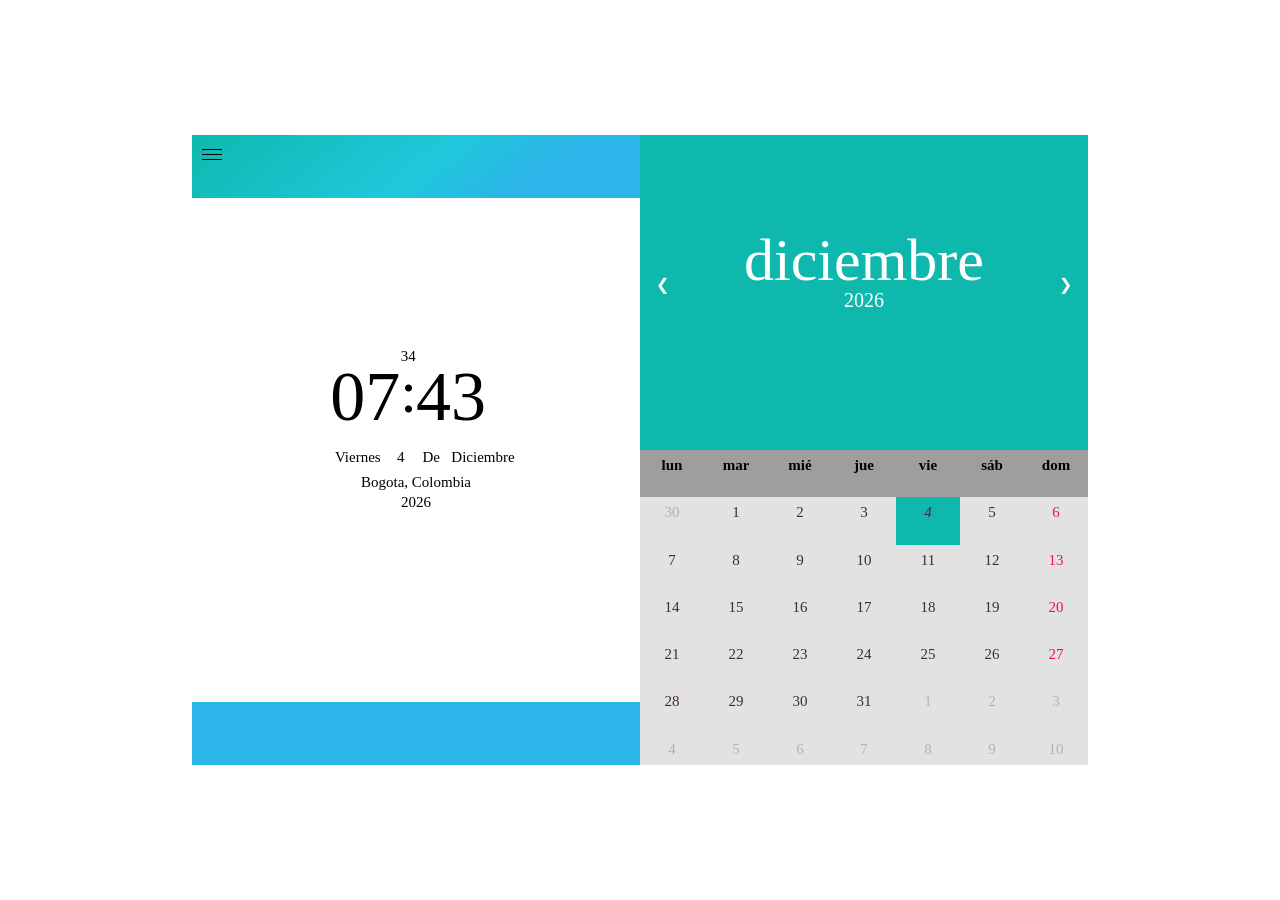
<file: index.html>
<!DOCTYPE html>
<html>
<head>
  <title>calendario</title>
  <link href="reset.css" rel="stylesheet">
  <link href="calendario.css" rel="stylesheet">
  </head>
<body>
 <div class="contenedor">
   <div class="contenedor-reloj">
     <div class="caja-menu">
       <ul class="menu" onclick="cambiar(this);listamover()" id="menu">
         <li class="linea-menu l1"></li>
         <li class="linea-menu l2"></li>
         <li class="linea-menu l3"></li>
       </ul>
       <div class="lista-menu" id="lista">
          <button class="accordion" id="ma">personalisar</button>
            <div id="m" class="panel">
                <ul class="con-panel">
                  <li class="panel-li">jajajajajaja</li>
                  <li class="panel-li">akakakakKKAAKK</li>
                </ul>
            </div>
            <button class="accordion" id="ma">personalisar</button>
              <div id="m" class="panel">
                  <ul class="con-panel">
                    <li class="panel-li">a</li>
                    <li class="panel-li">b</li>
                    <li class="panel-li">c</li>
                    <li class="panel-li">e</li>
                    <li class="panel-li">d</li>
                    <li class="panel-li">e</li>
                    <li class="panel-li">f</li>
                    <li class="panel-li">h</li>
                    <li class="panel-li">i</li>
                    <li class="panel-li">j</li>
                    <li class="panel-li">k</li>
                    <li class="panel-li">l</li>
                    <li class="panel-li">m</li>
                    <li class="panel-li">n</li>
                    <li class="panel-li">o</li>
                    <li class="panel-li">p</li>
                    <li class="panel-li">q</li>
                    <li class="panel-li">r</li>
                  </ul>
              </div>


         </div>
     </div>
     <div class="caja-reloj">
       <div class="reloj">
         <div class="caja-hora">
           <div class="c-hora"><p class="hora" id="hora"></p></div>
           <div class="c-puntos">
             <p class="segundos" id="segundos"></p>
             <p class="puntos">:</p>
           </div>
           <div class="c-minutos"><p class="minutos" id="minutos"></p></div>
         </div>
         <div class="caja-feha">
           <div class="c-semana"><p class="semana" id="diasemana"></p></div>
           <div class="c-dia"><p class="dia" id="dia"></p></div>
           <div class="c-de"><p class="de">De</p></div>
           <div class="c-mes"><p class="mes" id="mes"></p></div>
         </div>
         <div class="caja-ciudad">
           <div class="c-ciudad"><p class="ciudad">Bogota, Colombia</p></div>
           <div class="c-ano"><p class="ano" id="ano"></p></div>
         </div>
       </div>
     </div>
     <div class="caja-fecha">

     </div>
   </div>
   <div class="contenedor-calendario">
     <div class="calendario-mes">
       <div class="mes-izquierda">
         <span class="izquierda" id="anterior" onclick="mesantes()"> ❮ </span>
       </div>
       <div class="mes-centrado">
         <p class="mes m-c" id="titulos1"></p>
         <p class="ano a-c" id="titulos2"></p>
       </div>
       <div class="mes-derecha">
         <span class="derecha" id="posterior" onclick="mesdespues()"> ❯ </span>
       </div>
     </div>
     <div class="calendario-fecha">
       <table id="diasc" class="diasc">
         <tr id="fila0"><th></th><th></th><th></th><th></th><th></th><th></th><th></th></tr>
         <tr id="fila1"><td></td><td></td><td></td><td></td><td></td><td></td><td></td></tr>
         <tr id="fila2"><td></td><td></td><td></td><td></td><td></td><td></td><td></td></tr>
         <tr id="fila3"><td></td><td></td><td></td><td></td><td></td><td></td><td></td></tr>
         <tr id="fila4"><td></td><td></td><td></td><td></td><td></td><td></td><td></td></tr>
         <tr id="fila5"><td></td><td></td><td></td><td></td><td></td><td></td><td></td></tr>
         <tr id="fila6"><td></td><td></td><td></td><td></td><td></td><td></td><td></td></tr>
       </table>
     </div>
   </div>
 </div>
</body>
<script src="calendario.js"></script>
<script type="text/javascript">


</script>
</html>
</file>
<file: calendario.css>
body{ width: 100%; height: 100%;}

.contenedor{ width: 70%; height: 70%; top: 15%; left: 15%; position: absolute;}

/*-------------reloj-----------*/

.contenedor-reloj{ width: 50%; height: 100%; display: inline-block;}

.caja-menu{ width: 100%; height: 10%;
  background: linear-gradient(141deg, #0fb8ad 0%, #1fc8db 51%, #2cb5e8 75%);}

.menu{
  width: 20px;
  height: 15px;
  left: 10px;
  top: 10px;
  display: flex;
  flex-direction: column;
  position: absolute;
  z-index: 1;
}
.menu:hover{
  cursor:pointer;
}
.linea-menu{
  width: 100%;
  height: 4px;
  position: relative;
  border-bottom: 1px solid;
}
.l1, .l2, .l3{
  transition: 0.4s;
}
.cambio .l1{
  transform: rotate(45deg) translate(3px, 2px);
}
.cambio .l2{
  opacity: 0;
}
.cambio .l3{
  transform: rotate(-45deg) translate(3px, -6px);
}
/*-----------------------------------------------*/
.lista-menu{
  width: 15%;
  height: 80%;
  position: absolute;
  top: 10%;
  overflow: hidden;
  z-index: 1;
  left: -15%;
  display: none;
}
.mover{
  left: 0px;
  display: block;
}

.lista-menu:hover{
  overflow: overlay;
}
div::-webkit-scrollbar {
  width:5px;
  background-color:#f0f0f0;
}

div::-webkit-scrollbar-thumb {
  /*background-clip:content-box;*/
  background-color: black;
}
div::-webkit-scrollbar-thumb:hover {
  cursor: pointer;
}
div::-webkit-scrollbar:hover {
  counter-reset: pointer;
}



.accordion{
  width: 100%;
  height: 10%;
  text-align: left;
  padding: 0px 0px 0px 10px;
  background-color: #dd  dddd;
  outline: none;
  border: none;
  border-bottom: 1px solid;
}
.accordion:hover{
  cursor: pointer;
}
.accordion::after{
  content: '+';
  width: 10%;
  height: 10%;
  text-align: right;
  float: right;
  right: 10px;
  position: relative;
}
button.accordion.activo:after {
    content: "-";
    right: 12px;
}
.panel{
  display: none;
}
.mostrar{
  display: block;
}
.panel-li{
  width: 100%;
  height: 20px;
  text-align: center;
}




/*----------------------------*/
.caja-reloj{
  width: 100%;
  height: 80%;
  position: relative;
}
.reloj{
  width: 70%;
  height: 50%;
  position: absolute;
  left: 15%;
  top: 25%;
  display: inline-block;
}
.caja-hora{
  height: 50%;
  width: 100%;
  display: flex;
}
.c-hora, .c-minutos{
  height: 100%;
  width: 45%;
}
.c-puntos{
  height: 100%;
  width: 5%;
}
.hora, .minutos{
  width: 100%;
  height: 70%;
  top: 30%;
  position: relative;
}
.hora{
  text-align: right;
  font-size: 70px;
}
.puntos{
  text-align: center;
  font-size: 60px;
  width: 100%;
  height: 70%;
}
.minutos{
  text-align: left;
  font-size: 70px;
}
.segundos{
  font-size: 15px;
  width: 100%;
  height: 30%;
  text-align: center;
  position: relative;
  top: 20%;
}
/*<-----------<--<----------->*/

.caja-feha{
  height: 10%;
  width: 100%;
  display: flex;
  position: relative;
  text-align: center;
  font-size: 15px;
}
.caja-feha{
}

.c-semana, .c-dia, .c-de, .c-mes{
  height: 100%;
}
.c-semana{
  width: 40%;
  text-align: right;
  margin-right: 5px;
}
.c-dia{
  width: 10%;
}
.c-de{
  width: 10%;
  text-align: center;
}
.c-mes{
  width: 40%;
  text-align: left  ;
  margin-left: 5px;
}




.caja-ciudad{
  height: 10%;
  width: 100%;
  display: flex;
  flex-direction: column;
  position: relative;
  text-align: center;
  font-size: 15px;
}

.c-ciudad{
  height: 100%;
  width: 100%;
  display: inline-block;
}
.c-ano{
  width: 100%;
  top: 5px;
  position: relative;
}



/*----------------------------*/
.caja-fecha{
  width: 100%;
  height: 10%;
  background-color: #2cb5e8;
}



/*-------------calendario------*/
.contenedor-calendario{
  width: 50%;
  height: 100%;
    float:right;
}
.calendario-mes{
  width: 100%;
  height: 50%;
  display: flex;
}
.mes-izquierda{
  width: 10%;
  height: 100%;
  background-color: #0fb8ad;
}
.mes-derecha{
  width: 10%;
  height: 100%;
  background-color: #0fb8ad;
}
.izquierda, .derecha{
  width: 100%;
  height: 10%;
  position: relative;
  display: block;
  text-align: center;
  top: 45%;
  color: white;
}
.izquierda:hover, .derecha:hover{
  cursor: pointer;
}
.mes-centrado{
  width: 80%;
  height: 100%;
  background-color: #0fb8ad;
  text-align: center
}
.m-c{
  font-size: 60px;
}
.a-c{
  font-size: 20px;
}
.m-c, .a-c{
  top: 30%;
  position: relative;
  color: white;
}



.calendario-fecha{
    width: 100%;
    height: 50%;
}

.diasc { width: 100%; height: 100%; text-align: center; }

.diasc, th, td{/*  border: 1px solid;*/}

tr{ height: 15%; }

th{ background-color: #9E9E9E; font-size: 15px; padding-top: 8px; }

td{ background-color: #e2e2e2; font-size: 15px; padding: 8px; }

cite::after{
  content: '';
  width: 10px;
  height: 10px;
  background-color: red;
}
</file>
